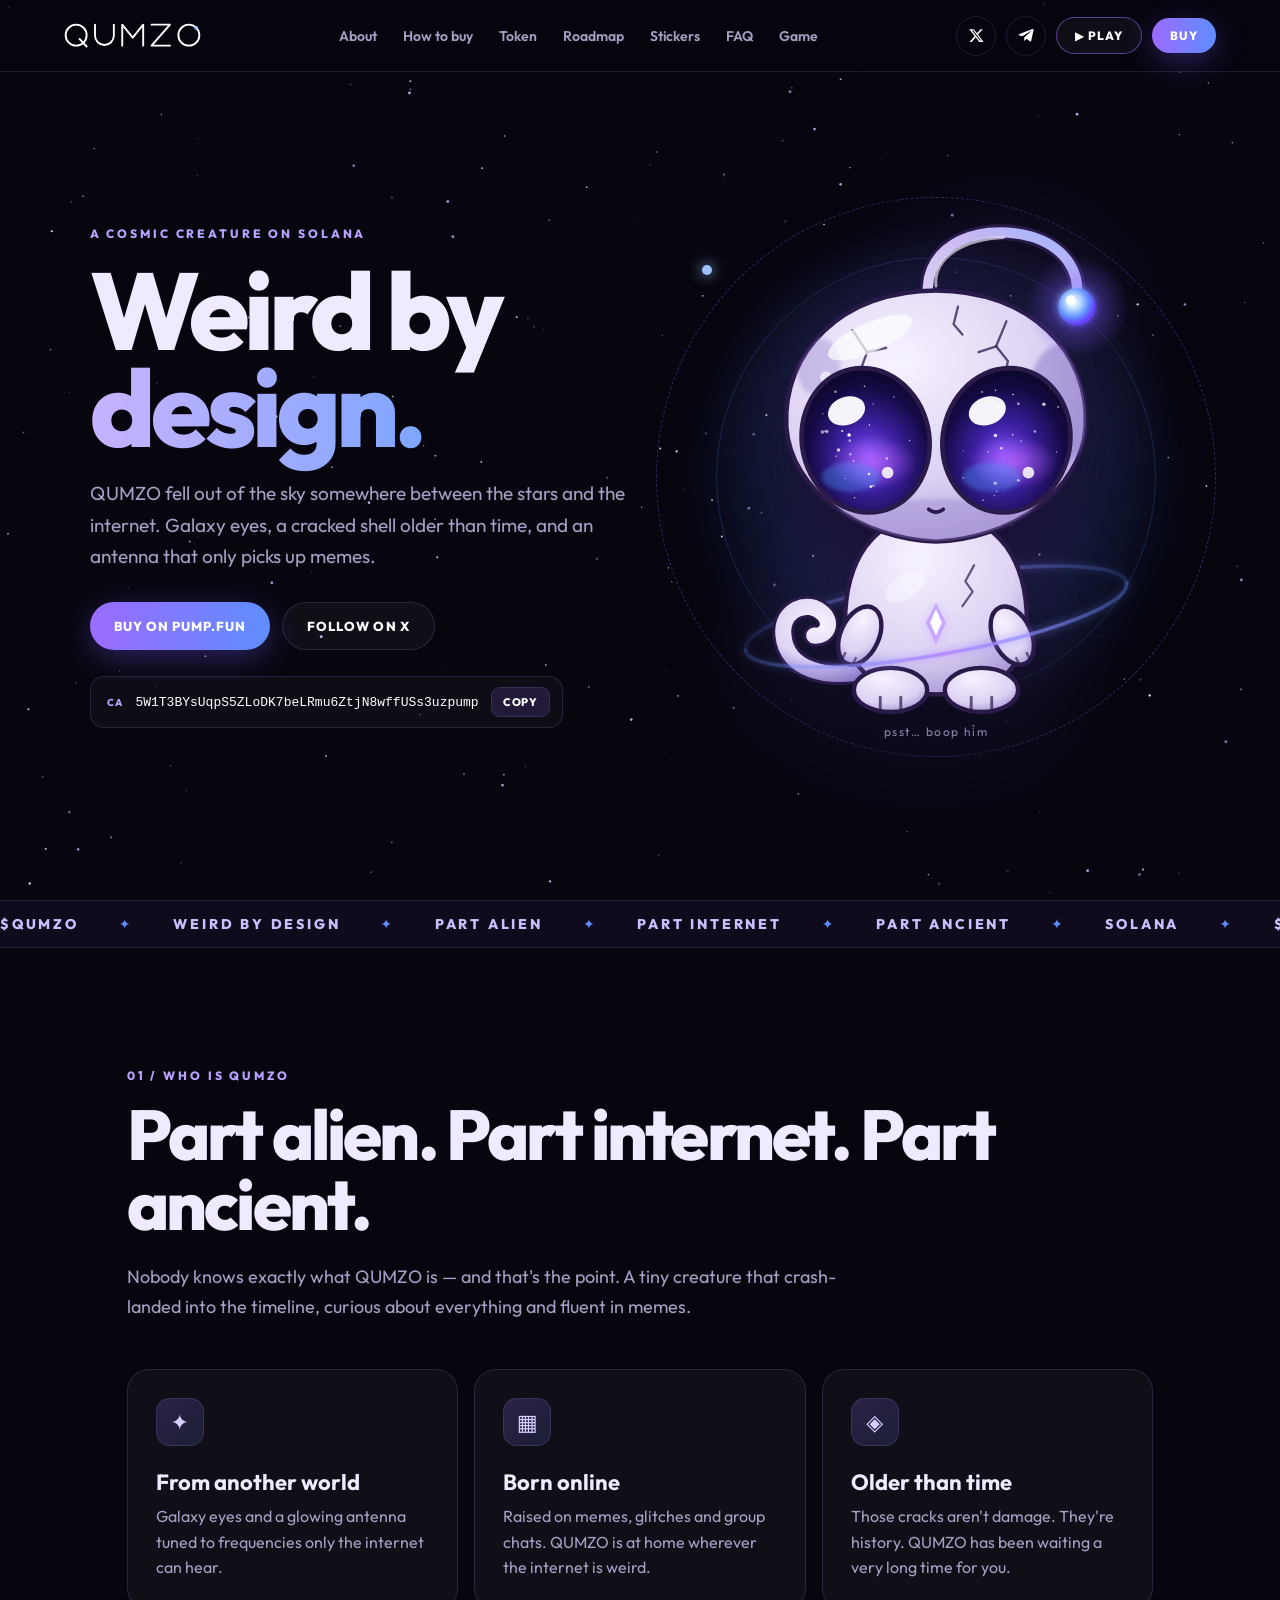
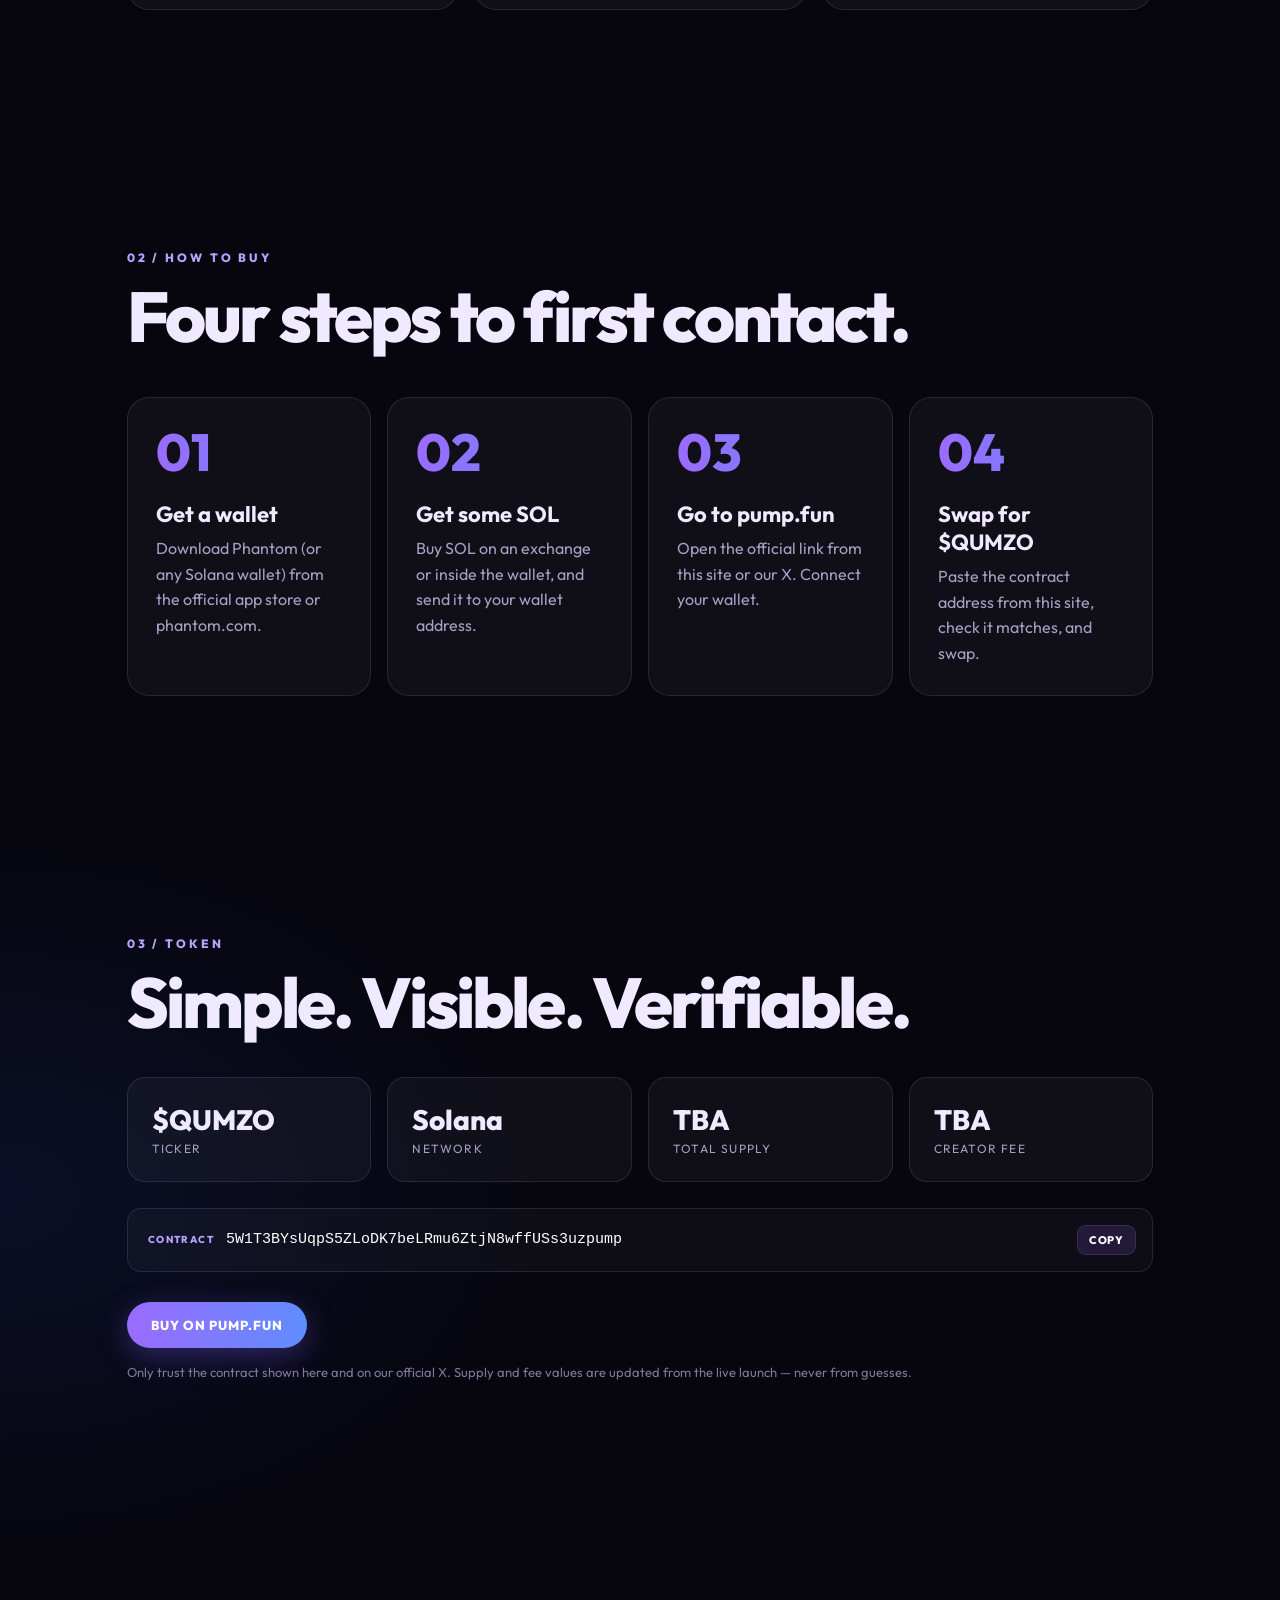
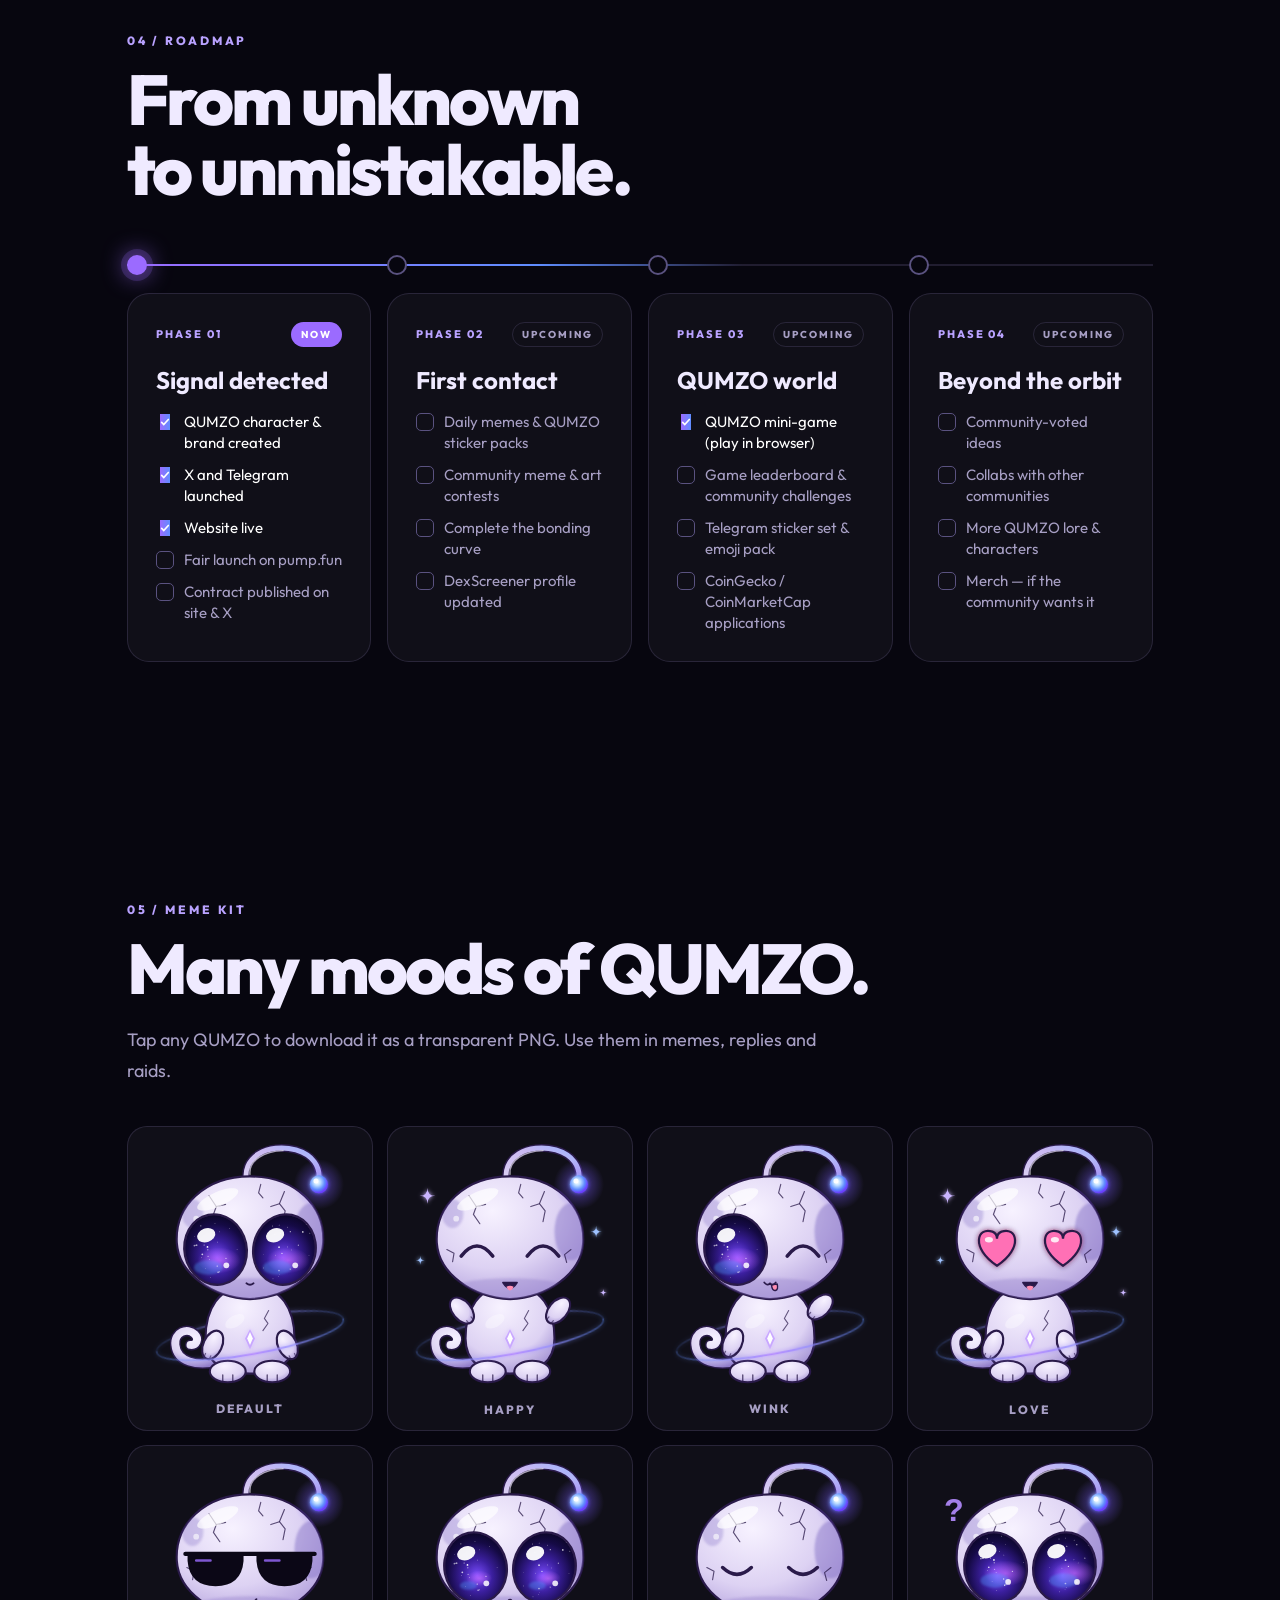
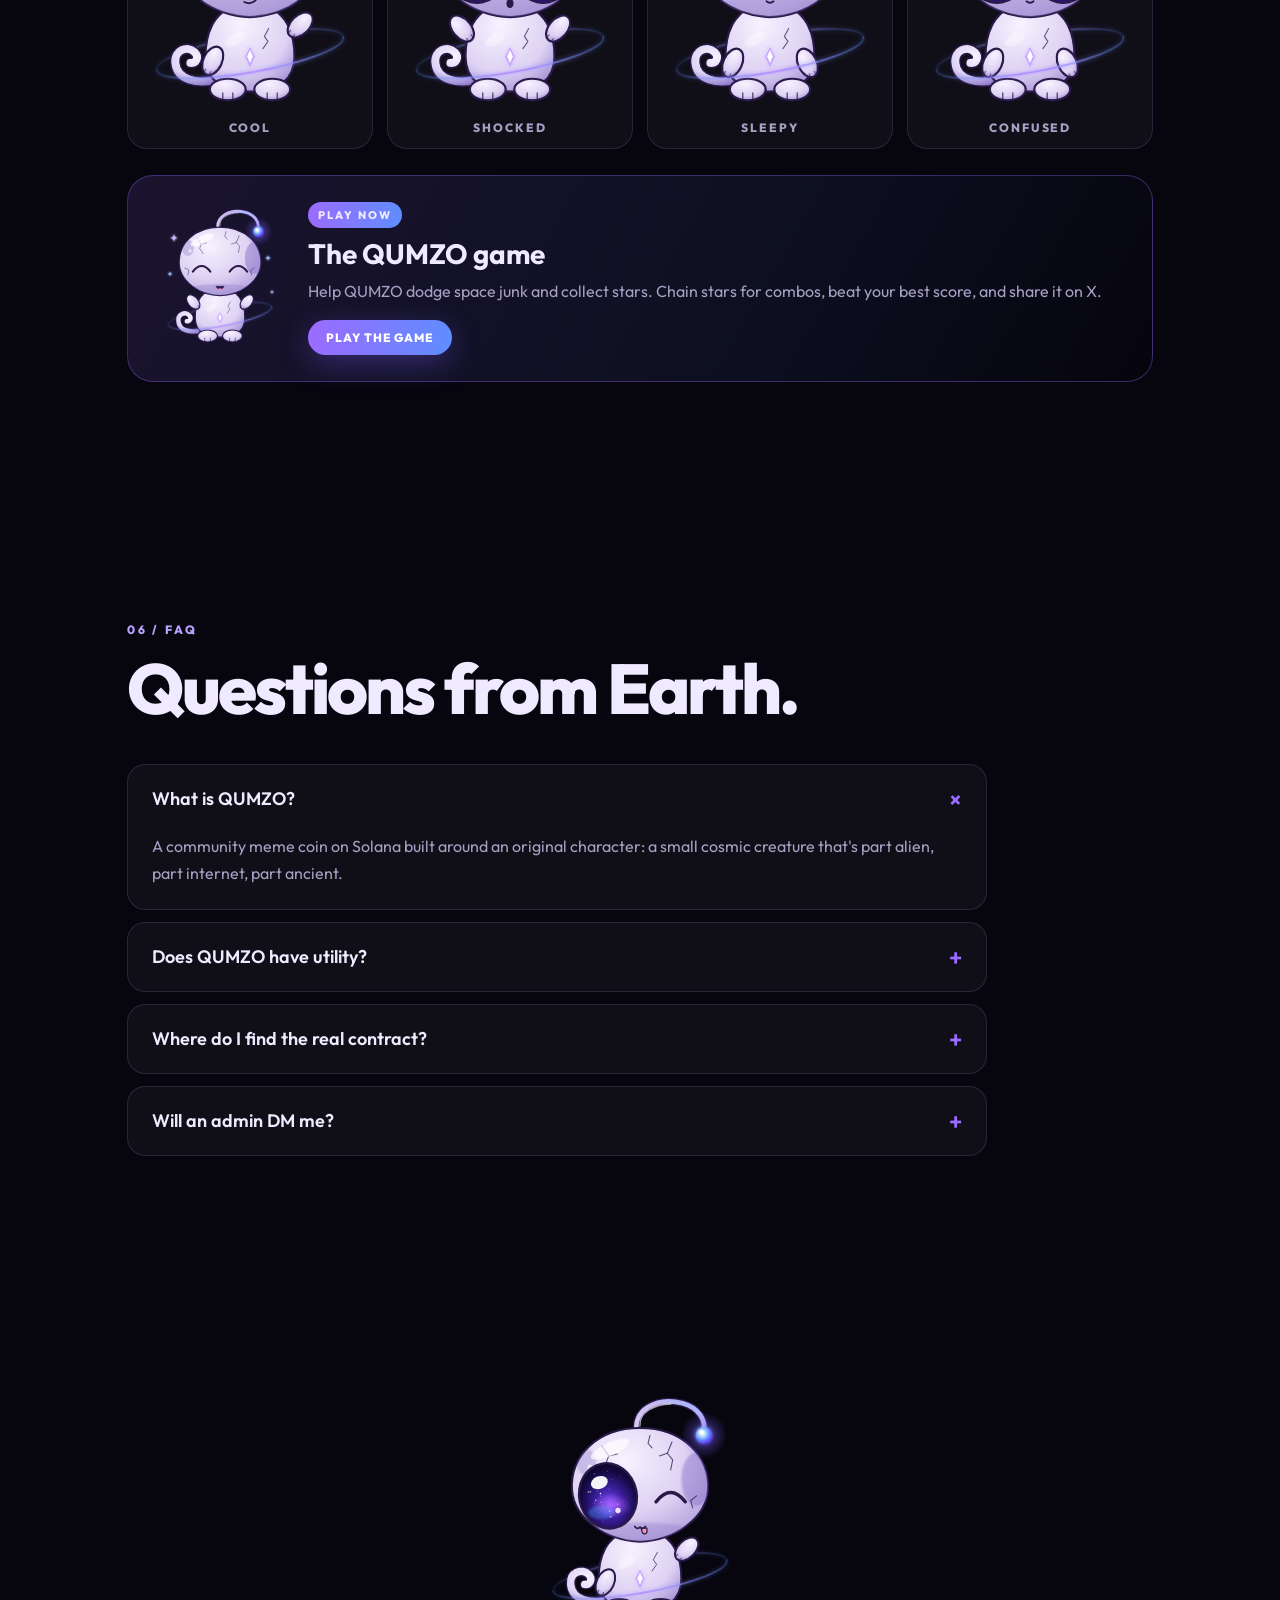
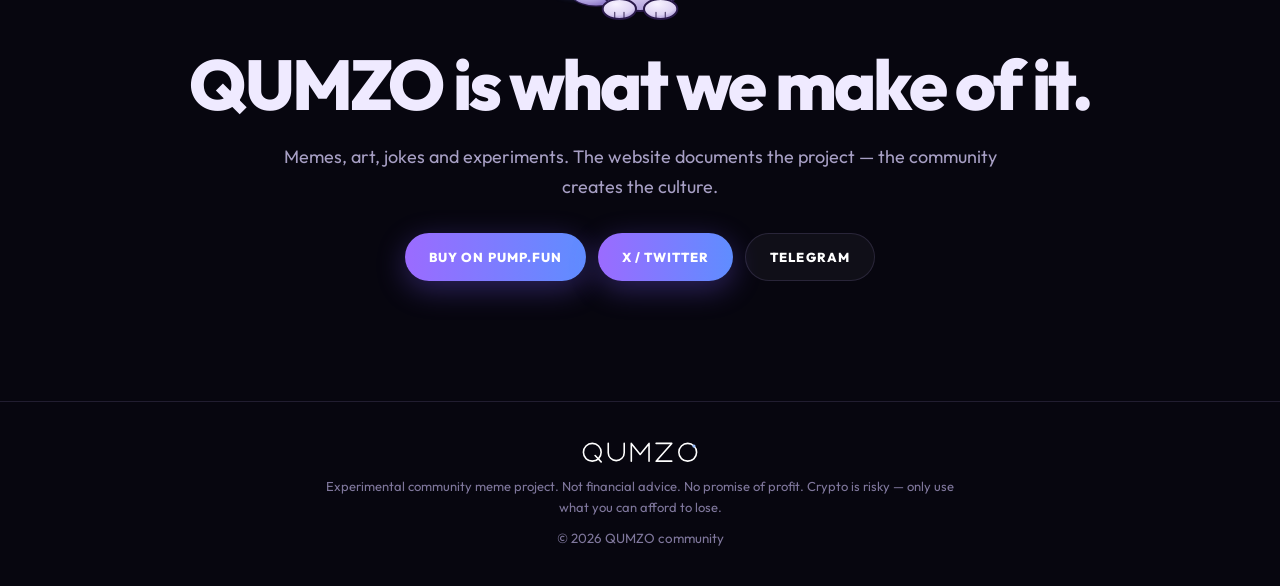
<file: index.html>
<!doctype html>
<html lang="en">
<head>
<meta charset="utf-8">
<meta name="viewport" content="width=device-width,initial-scale=1">
<title>QUMZO — Weird by design.</title>
<meta name="description" content="QUMZO — a cosmic little creature on Solana. Part alien, part internet, part ancient.">
<meta name="theme-color" content="#07060f">
<meta property="og:title" content="QUMZO — Weird by design.">
<meta property="og:description" content="A cosmic little creature on Solana. Part alien, part internet, part ancient.">
<meta property="og:image" content="https://qumzo.vercel.app/qumzo-x-banner.png">
<meta property="og:url" content="https://qumzo.vercel.app/">
<meta name="twitter:card" content="summary_large_image">
<meta name="twitter:site" content="@QUMZOCOIN">
<link rel="icon" href="favicon.svg" type="image/svg+xml">
<link rel="preconnect" href="https://fonts.googleapis.com"><link rel="preconnect" href="https://fonts.gstatic.com" crossorigin>
<link href="https://fonts.googleapis.com/css2?family=Outfit:wght@300;400;600;800&display=swap" rel="stylesheet">
<link rel="stylesheet" href="style.css">
</head>
<body>
<canvas id="stars" aria-hidden="true"></canvas>

<header class="nav">
  <a class="brand" href="#top" aria-label="QUMZO home"><img src="qumzo-wordmark.svg" alt="QUMZO"></a>
  <nav id="menu">
    <a href="#about">About</a><a href="#buy">How to buy</a><a href="#token">Token</a><a href="#roadmap">Roadmap</a><a href="#stickers">Stickers</a><a href="#faq">FAQ</a><a href="game.html">Game</a>
  </nav>
  <div class="nav-right">
    <a class="icon-btn" data-link="x" href="#" target="_blank" rel="noopener" aria-label="X"><svg viewBox="0 0 24 24"><path d="M17.8 3h3.1l-6.8 7.7L22 21h-6.2l-4.9-6.4L5.3 21H2.2l7.2-8.3L1.8 3h6.4l4.4 5.8L17.8 3zm-1.1 16.2h1.7L7.3 4.7H5.5l11.2 14.5z"/></svg></a>
    <a class="icon-btn" data-link="telegram" href="#" target="_blank" rel="noopener" aria-label="Telegram"><svg viewBox="0 0 24 24"><path d="M21.9 4.3 18.7 19.4c-.2 1.1-.9 1.3-1.8.8l-4.9-3.6-2.4 2.3c-.3.3-.5.5-1 .5l.4-5 9.1-8.2c.4-.4-.1-.6-.6-.2L6.2 13.1 1.4 11.6c-1-.3-1.1-1 .2-1.5L20.5 2.9c.9-.3 1.7.2 1.4 1.4z"/></svg></a>
    <a class="btn btn-ghost small play-btn" href="game.html">▶ PLAY</a>
    <a class="btn btn-glow small" data-link="buy" href="#" target="_blank" rel="noopener">BUY</a>
    <button class="burger" id="burger" aria-label="Open menu" aria-expanded="false"><span></span><span></span></button>
  </div>
</header>

<main>
<section id="top" class="hero">
  <div class="hero-copy reveal">
    <div class="eyebrow" data-text="badge"></div>
    <h1 data-html="heroTitle"></h1>
    <p data-text="heroText"></p>
    <div class="actions">
      <a class="btn btn-glow" data-link="buy" href="#" target="_blank" rel="noopener">BUY ON PUMP.FUN</a>
      <a class="btn btn-ghost" data-link="x" href="#" target="_blank" rel="noopener">FOLLOW ON X</a>
    </div>
    <div class="contract">
      <span>CA</span><code class="ca" data-text="contract"></code><button class="copy" type="button">COPY</button>
    </div>
  </div>
  <div class="hero-art reveal">
    <div class="halo"></div>
    <div class="ring r1"></div><div class="ring r2"></div>
    <button id="mascot" class="mascot" type="button" aria-label="Boop QUMZO">
      <img id="mascotImg" src="qumzo-default.svg" alt="QUMZO, a small cosmic alien with galaxy eyes">
    </button>
    <div class="hint">psst… boop him</div>
  </div>
</section>

<div class="ticker" aria-hidden="true"><div class="ticker-track" id="ticker"></div></div>

<section id="about" class="section">
  <div class="eyebrow reveal">01 / WHO IS QUMZO</div>
  <h2 class="reveal" data-text="aboutTitle"></h2>
  <p class="lead reveal" data-text="aboutText"></p>
  <div id="traits" class="cards three"></div>
</section>

<section id="buy" class="section">
  <div class="eyebrow reveal">02 / HOW TO BUY</div>
  <h2 class="reveal">Four steps to first contact.</h2>
  <div id="steps" class="cards four steps"></div>
</section>

<section id="token" class="section">
  <div class="eyebrow reveal">03 / TOKEN</div>
  <h2 class="reveal">Simple. Visible. Verifiable.</h2>
  <div id="tokenGrid" class="stats"></div>
  <div class="contract big reveal">
    <span>CONTRACT</span><code class="ca" data-text="contract"></code><button class="copy" type="button">COPY</button>
  </div>
  <div class="actions reveal">
    <a class="btn btn-glow" data-link="buy" href="#" target="_blank" rel="noopener">BUY ON PUMP.FUN</a>
  </div>
  <p class="fine reveal">Only trust the contract shown here and on our official X. Supply and fee values are updated from the live launch — never from guesses.</p>
</section>

<section id="roadmap" class="section">
  <div class="eyebrow reveal">04 / ROADMAP</div>
  <h2 class="reveal">From unknown<br>to unmistakable.</h2>
  <div id="roadmapGrid" class="timeline"></div>
</section>

<section id="stickers" class="section">
  <div class="eyebrow reveal">05 / MEME KIT</div>
  <h2 class="reveal">Many moods of QUMZO.</h2>
  <p class="lead reveal">Tap any QUMZO to download it as a transparent PNG. Use them in memes, replies and raids.</p>
  <div id="stickerGrid" class="stickers"></div>
  <a class="game reveal" href="game.html">
    <img src="qumzo-happy.svg" alt="">
    <div><div class="tag">PLAY NOW</div><h3 data-text="gameTitle"></h3><p data-text="gameText"></p><span class="btn btn-glow small game-cta">PLAY THE GAME</span></div>
  </a>
</section>

<section id="faq" class="section">
  <div class="eyebrow reveal">06 / FAQ</div>
  <h2 class="reveal">Questions from Earth.</h2>
  <div id="faqList" class="faq"></div>
</section>

<section id="community" class="section community">
  <img class="community-art reveal" src="qumzo-wink.svg" alt="">
  <h2 class="reveal" data-text="communityTitle"></h2>
  <p class="lead reveal" data-text="communityText"></p>
  <div class="actions center reveal">
    <a class="btn btn-glow" data-link="buy" href="#" target="_blank" rel="noopener">BUY ON PUMP.FUN</a>
    <a class="btn btn-glow" data-link="x" href="#" target="_blank" rel="noopener">X / TWITTER</a>
    <a class="btn btn-ghost" data-link="telegram" href="#" target="_blank" rel="noopener">TELEGRAM</a>
    <a class="btn btn-ghost" data-link="chart" href="#" target="_blank" rel="noopener">CHART</a>
  </div>
</section>
</main>

<footer>
  <img src="qumzo-wordmark.svg" alt="QUMZO">
  <p data-text="footerNote"></p>
  <small>© <span id="year"></span> QUMZO community</small>
</footer>

<div id="toast" class="toast" role="status" aria-live="polite"></div>
<script src="config.js"></script>
<script src="script.js"></script>
</body>
</html>
</file>
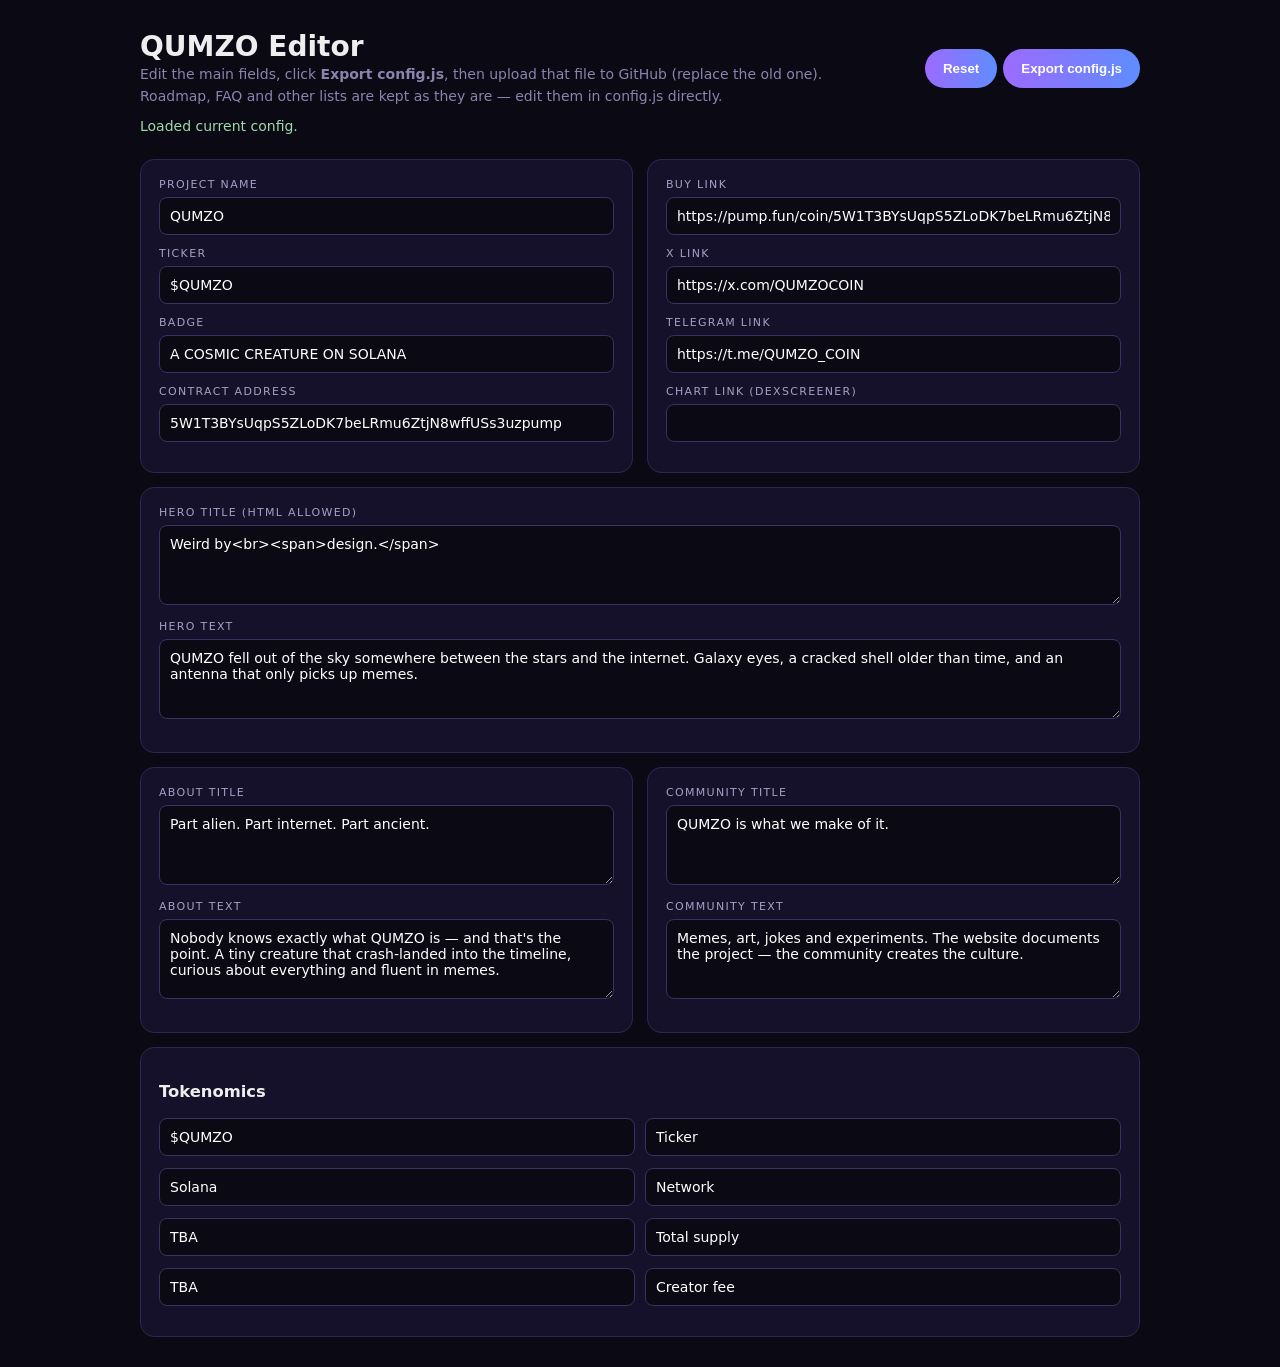
<file: editor.html>
<!doctype html>
<html lang="en"><head><meta charset="utf-8"><meta name="viewport" content="width=device-width,initial-scale=1"><meta name="robots" content="noindex"><title>QUMZO Editor</title>
<style>
body{margin:0;background:#0b0914;color:#eee;font:14px system-ui,Arial,sans-serif}.wrap{max-width:1000px;margin:auto;padding:30px 16px}
.top{display:flex;justify-content:space-between;align-items:center;gap:15px;flex-wrap:wrap}h1{margin:0}
.grid{display:grid;grid-template-columns:1fr 1fr;gap:14px;margin-top:25px}.box{background:#15112a;border:1px solid #2e2650;border-radius:14px;padding:18px}.full{grid-column:1/-1}
label{display:block;color:#a79fc4;font-size:11px;text-transform:uppercase;letter-spacing:.12em;margin-bottom:6px}
input,textarea{width:100%;box-sizing:border-box;background:#0b0914;color:#fff;border:1px solid #3a3160;border-radius:8px;padding:10px;margin-bottom:12px;font:inherit}
textarea{min-height:80px;resize:vertical}button{background:linear-gradient(90deg,#9b6bff,#5f8dff);color:#fff;border:0;border-radius:999px;padding:12px 18px;font-weight:800;cursor:pointer;margin-left:6px}
.hint{color:#8c83ad;line-height:1.6}.status{color:#9fdaaa;margin-top:10px}.row{display:grid;grid-template-columns:1fr 1fr;gap:10px}
@media(max-width:700px){.grid{grid-template-columns:1fr}.full{grid-column:auto}}
</style></head>
<body><div class="wrap">
<div class="top"><div><h1>QUMZO Editor</h1><div class="hint">Edit the main fields, click <b>Export config.js</b>, then upload that file to GitHub (replace the old one).<br>Roadmap, FAQ and other lists are kept as they are — edit them in config.js directly.</div></div>
<div><button onclick="loadConfig()">Reset</button><button onclick="downloadConfig()">Export config.js</button></div></div>
<div id="status" class="status"></div>
<div class="grid">
<div class="box"><label>Project name</label><input id="name"><label>Ticker</label><input id="ticker"><label>Badge</label><input id="badge"><label>Contract address</label><input id="contract"></div>
<div class="box"><label>Buy link</label><input id="buy"><label>X link</label><input id="x"><label>Telegram link</label><input id="telegram"><label>Chart link (DexScreener)</label><input id="chart"></div>
<div class="box full"><label>Hero title (HTML allowed)</label><textarea id="heroTitle"></textarea><label>Hero text</label><textarea id="heroText"></textarea></div>
<div class="box"><label>About title</label><textarea id="aboutTitle"></textarea><label>About text</label><textarea id="aboutText"></textarea></div>
<div class="box"><label>Community title</label><textarea id="communityTitle"></textarea><label>Community text</label><textarea id="communityText"></textarea></div>
<div class="box full"><h3>Tokenomics</h3><div id="tokenomics"></div></div>
</div></div>
<script src="config.js"></script><script>
const $=id=>document.getElementById(id);
const F=["name","ticker","badge","contract","heroTitle","heroText","aboutTitle","aboutText","communityTitle","communityText"];
const L=["buy","x","telegram","chart"];
const q=v=>String(v??"").replace(/&/g,"&amp;").replace(/</g,"&lt;").replace(/"/g,"&quot;");
function loadConfig(){
 F.forEach(k=>$(k).value=PROJECT[k]??"");L.forEach(k=>$(k).value=PROJECT.links[k]??"");
 $("tokenomics").innerHTML=PROJECT.tokenomics.map((r,i)=>`<div class="row"><input id="tv${i}" value="${q(r.value)}"><input id="tl${i}" value="${q(r.label)}"></div>`).join("");
 $("status").textContent="Loaded current config.";
}
function downloadConfig(){
 const p=JSON.parse(JSON.stringify(PROJECT));
 F.forEach(k=>p[k]=$(k).value);L.forEach(k=>p.links[k]=$(k).value);
 p.tokenomics=PROJECT.tokenomics.map((r,i)=>({value:$("tv"+i).value,label:$("tl"+i).value}));
 const text="/* QUMZO PROJECT CONFIG — exported from editor.html */\nconst PROJECT = "+JSON.stringify(p,null,2)+";\n";
 const a=document.createElement("a");a.href=URL.createObjectURL(new Blob([text],{type:"text/javascript"}));a.download="config.js";a.click();URL.revokeObjectURL(a.href);
 $("status").textContent="Exported config.js. Upload it to GitHub to replace the old one.";
}
loadConfig();
</script></body></html>
</file>
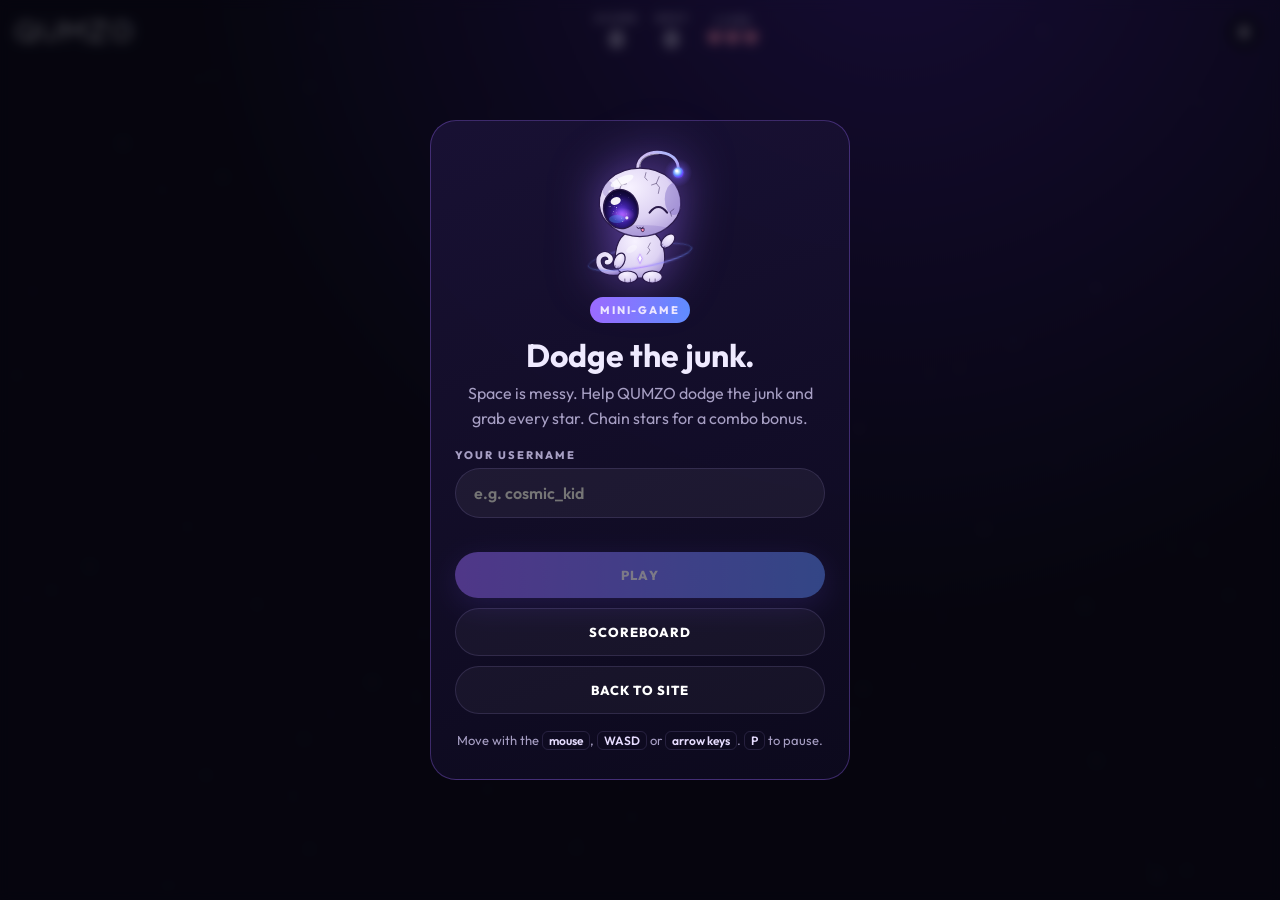
<file: game.html>
<!doctype html>
<html lang="en">
<head>
<meta charset="utf-8">
<meta name="viewport" content="width=device-width,initial-scale=1,maximum-scale=1,user-scalable=no,viewport-fit=cover">
<title>QUMZO Game — Dodge the junk</title>
<meta name="description" content="Help QUMZO dodge space junk and collect stars. A tiny browser game from the QUMZO community.">
<meta name="theme-color" content="#07060f">
<meta property="og:title" content="The QUMZO game">
<meta property="og:description" content="Help QUMZO dodge space junk and collect stars.">
<meta property="og:image" content="https://qumzo.vercel.app/qumzo-x-banner.png">
<meta property="og:url" content="https://qumzo.vercel.app/game.html">
<meta name="twitter:card" content="summary_large_image">
<meta name="twitter:site" content="@QUMZOCOIN">
<link rel="icon" href="favicon.svg" type="image/svg+xml">
<link rel="preconnect" href="https://fonts.googleapis.com"><link rel="preconnect" href="https://fonts.gstatic.com" crossorigin>
<link href="https://fonts.googleapis.com/css2?family=Outfit:wght@300;400;600;800&display=swap" rel="stylesheet">
<style>
:root{--bg:#07060f;--line:rgba(190,170,255,.14);--text:#efeaff;--muted:#a79fc4;--violet:#9b6bff;--blue:#5f8dff;--lilac:#e6dcff;--pink:#ff8fb3;--grad:linear-gradient(90deg,#9b6bff,#5f8dff)}
*{box-sizing:border-box}
html,body{margin:0;height:100%;overflow:hidden;background:var(--bg);color:var(--text);font-family:"Outfit","Segoe UI",system-ui,sans-serif;-webkit-user-select:none;user-select:none;-webkit-tap-highlight-color:transparent}
canvas{position:fixed;inset:0;width:100%;height:100%;display:block;touch-action:none;cursor:crosshair}
.hud{position:fixed;left:0;right:0;top:0;display:flex;align-items:center;justify-content:space-between;gap:12px;padding:calc(12px + env(safe-area-inset-top)) 16px 12px;pointer-events:none;z-index:2}
.hud a,.hud button{pointer-events:auto}
.brand img{height:22px;display:block}
.stats{display:flex;gap:18px;align-items:center;font-weight:800;letter-spacing:.06em}
.stat{display:flex;flex-direction:column;align-items:center;line-height:1}
.stat small{font-size:10px;color:var(--muted);letter-spacing:.18em;margin-bottom:4px}
.stat b{font-size:22px;font-variant-numeric:tabular-nums}
#lives{font-size:18px;color:var(--pink);letter-spacing:2px;min-width:54px;text-align:center}
#combo{position:fixed;left:50%;top:calc(70px + env(safe-area-inset-top));transform:translateX(-50%);font-weight:800;letter-spacing:.14em;font-size:13px;padding:6px 12px;border-radius:999px;background:var(--grad);opacity:0;transition:opacity .2s;pointer-events:none;z-index:2}
.iconbtn{width:40px;height:40px;border-radius:50%;border:1px solid var(--line);background:rgba(7,6,15,.5);color:#fff;font:800 14px Outfit,sans-serif;cursor:pointer;display:grid;place-items:center}
.iconbtn:hover{border-color:var(--violet)}
.overlay{position:fixed;inset:0;display:grid;place-items:center;padding:16px;background:rgba(7,6,15,.55);backdrop-filter:blur(6px);-webkit-backdrop-filter:blur(6px);z-index:3}
.overlay[hidden]{display:none}
.panel{width:min(420px,100%);text-align:center;padding:28px 24px;border-radius:26px;border:1px solid #9b6bff55;background:linear-gradient(160deg,#1a1236ee,#0d0a1fee)}
.panel img{display:block;margin:0 auto 8px;width:120px;height:140px;object-fit:contain;filter:drop-shadow(0 0 24px #9b6bff88)}
.tag{display:inline-block;font-size:11px;font-weight:800;letter-spacing:.18em;padding:6px 10px;border-radius:999px;background:var(--grad)}
h1{font-size:32px;margin:12px 0 6px}
.panel p{color:var(--muted);margin:0 0 18px;line-height:1.55}
.big{font-size:44px;font-weight:800;margin:4px 0;font-variant-numeric:tabular-nums}
.newbest{color:var(--pink);font-weight:800;letter-spacing:.14em;font-size:13px}
.btns{display:flex;flex-direction:column;gap:10px}
.btn{display:inline-flex;align-items:center;justify-content:center;padding:15px 24px;border-radius:999px;text-decoration:none;font:800 13px Outfit,sans-serif;letter-spacing:.08em;cursor:pointer;border:0;color:#fff;transition:transform .2s,box-shadow .2s}
.btn:hover{transform:translateY(-2px)}
.btn-glow{background:var(--grad);box-shadow:0 8px 30px #7a5cff55}
.btn-ghost{background:rgba(255,255,255,.04);border:1px solid var(--line)}
.keys{font-size:13px;color:var(--muted);margin-top:16px;line-height:1.6}
kbd{font:600 12px Outfit,sans-serif;border:1px solid var(--line);border-radius:6px;padding:1px 6px;color:var(--lilac)}
.field{display:flex;flex-direction:column;gap:6px;text-align:left;margin:0 0 12px}
.field label{font-size:11px;font-weight:800;letter-spacing:.18em;color:var(--muted)}
.field input{width:100%;padding:14px 18px;border-radius:999px;border:1px solid var(--line);background:rgba(255,255,255,.05);color:#fff;font:600 16px Outfit,sans-serif;outline:none;-webkit-user-select:text;user-select:text}
.field input:focus{border-color:var(--violet);box-shadow:0 0 0 3px #9b6bff33}
.err{min-height:18px;font-size:13px;color:var(--pink);text-align:left;margin:-4px 0 8px 18px}
.btn:disabled{opacity:.45;cursor:not-allowed;transform:none}
.who{font-size:13px;color:var(--muted);margin:-8px 0 16px}.who b{color:var(--lilac)}
.board{list-style:none;margin:0 0 14px;padding:0;text-align:left;max-height:min(46vh,380px);overflow-y:auto}
.board li{display:grid;grid-template-columns:34px 1fr auto;gap:10px;align-items:center;padding:10px 14px;border-radius:14px;font-weight:600}
.board li:nth-child(odd){background:rgba(255,255,255,.035)}
.board li.me{background:linear-gradient(90deg,#9b6bff33,#5f8dff22);outline:1px solid #9b6bff66}
.board .rk{color:var(--muted);font-weight:800;font-variant-numeric:tabular-nums}
.board li:nth-child(1) .rk{color:var(--pink)}
.board .nm{overflow:hidden;text-overflow:ellipsis;white-space:nowrap}
.board .sc{font-weight:800;font-variant-numeric:tabular-nums}
.board .empty{display:block;text-align:center;color:var(--muted);font-weight:400}
.note{font-size:12px;color:var(--muted);margin:0 0 16px}
@media (max-width:480px){.stats{gap:12px}.stat b{font-size:19px}h1{font-size:28px}.brand img{height:18px}}
</style>
</head>
<body>
<canvas id="game" aria-label="QUMZO game area"></canvas>

<div class="hud">
  <a class="brand" href="index.html" aria-label="Back to the QUMZO website"><img src="qumzo-wordmark.svg" alt="QUMZO"></a>
  <div class="stats">
    <div class="stat"><small>SCORE</small><b id="score">0</b></div>
    <div class="stat"><small>BEST</small><b id="best">0</b></div>
    <div class="stat"><small>LIVES</small><span id="lives">♥♥♥</span></div>
  </div>
  <button class="iconbtn" id="pauseBtn" type="button" aria-label="Pause">II</button>
</div>
<div id="combo"></div>

<div class="overlay" id="startScreen">
  <div class="panel">
    <img src="qumzo-wink.svg" alt="">
    <div class="tag">MINI-GAME</div>
    <h1>Dodge the junk.</h1>
    <p>Space is messy. Help QUMZO dodge the junk and grab every star. Chain stars for a combo bonus.</p>
    <form id="nameForm" novalidate>
      <div class="field">
        <label for="nameInput">YOUR USERNAME</label>
        <input id="nameInput" name="username" type="text" maxlength="16" autocomplete="nickname" autocapitalize="off" spellcheck="false" placeholder="e.g. cosmic_kid" required>
      </div>
      <div class="err" id="nameErr" role="alert"></div>
      <div class="btns">
        <button class="btn btn-glow" id="playBtn" type="submit" disabled>PLAY</button>
        <button class="btn btn-ghost" data-board type="button">SCOREBOARD</button>
        <a class="btn btn-ghost" href="index.html">BACK TO SITE</a>
      </div>
    </form>
    <div class="keys" id="howto">Move: drag your finger anywhere on screen.</div>
  </div>
</div>

<div class="overlay" id="pauseScreen" hidden>
  <div class="panel">
    <img src="qumzo-sleepy.svg" alt="">
    <h1>Paused</h1>
    <p>QUMZO is taking a tiny nap.</p>
    <div class="btns">
      <button class="btn btn-glow" id="resumeBtn" type="button">RESUME</button>
      <button class="btn btn-ghost" id="quitBtn" type="button">QUIT</button>
    </div>
  </div>
</div>

<div class="overlay" id="overScreen" hidden>
  <div class="panel">
    <img src="qumzo-confused.svg" alt="">
    <div class="tag">GAME OVER</div>
    <div class="big" id="finalScore">0</div>
    <div class="newbest" id="newBest" hidden>NEW BEST!</div>
    <p id="overText">Best: 0</p>
    <div class="who">Playing as <b id="overName"></b> · <span id="overRank"></span></div>
    <div class="btns">
      <button class="btn btn-glow" id="againBtn" type="button">PLAY AGAIN</button>
      <button class="btn btn-ghost" data-board type="button">SCOREBOARD</button>
      <a class="btn btn-ghost" id="shareBtn" href="#" target="_blank" rel="noopener">SHARE ON X</a>
      <button class="btn btn-ghost" id="changeName" type="button">CHANGE NAME</button>
      <a class="btn btn-ghost" href="index.html">BACK TO SITE</a>
    </div>
  </div>
</div>

<div class="overlay" id="boardScreen" hidden>
  <div class="panel">
    <div class="tag">SCOREBOARD</div>
    <h1>Top QUMZO pilots</h1>
    <p class="note" id="boardNote">Best score per username, saved on this device.</p>
    <ol class="board" id="boardList"></ol>
    <div class="btns"><button class="btn btn-glow" id="boardBack" type="button">BACK</button></div>
  </div>
</div>

<script>
(function () {
  "use strict";
  const $ = id => document.getElementById(id);
  const cv = $("game"), ctx = cv.getContext("2d");
  const MOODS = ["default", "happy", "wink", "love", "cool", "shocked", "sleepy", "confused"];
  const NAME_KEY = "qumzo-game-name";

  // ---------- storage (may be blocked) ----------
  function loadName() { try { return localStorage.getItem(NAME_KEY) || ""; } catch (e) { return ""; } }
  function saveName(v) { try { localStorage.setItem(NAME_KEY, v); } catch (e) {} }

  // ---------- scoreboard ----------
  // Global leaderboard via /api/scores (see api/scores.js). If the API is
  // unreachable or not configured yet, it falls back to this device's board.
  // Local board: each username's best score, stored on this device.
  const LocalBoard = (() => {
    const KEY = "qumzo-game-scores", MAX = 100;
    const read = () => { try { const a = JSON.parse(localStorage.getItem(KEY) || "[]"); return Array.isArray(a) ? a : []; } catch (e) { return []; } };
    const write = a => { try { localStorage.setItem(KEY, JSON.stringify(a)); } catch (e) {} };
    const sort = a => a.sort((x, y) => y.score - x.score || x.at - y.at);
    let mem = read(); // fallback if storage is blocked
    return {
      async submit(name, score) {
        const all = read().length ? read() : mem;
        const id = name.toLowerCase();
        const cur = all.find(e => e.id === id);
        let improved = false;
        if (!cur) { all.push({ id, name, score, at: Date.now() }); improved = true; }
        else if (score > cur.score) { cur.score = score; cur.name = name; cur.at = Date.now(); improved = true; }
        sort(all); all.length = Math.min(all.length, MAX);
        mem = all; write(all);
        const rank = all.findIndex(e => e.id === id) + 1;
        return { improved, best: (all.find(e => e.id === id) || { score }).score, rank };
      },
      async top(n) { const all = read().length ? read() : mem; return sort(all).slice(0, n); },
      async bestFor(name) { const all = read().length ? read() : mem; const e = all.find(x => x.id === name.toLowerCase()); return e ? e.score : 0; }
    };
  })();

  const Scoreboard = (() => {
    const API = "/api/scores";
    let runToken = null;
    let mode = "local"; // becomes "global" once the API answers
    async function call(method, body, query) {
      const r = await fetch(API + (query || ""), {
        method, cache: "no-store",
        headers: body ? { "Content-Type": "application/json" } : undefined,
        body: body ? JSON.stringify(body) : undefined
      });
      const j = await r.json().catch(() => ({}));
      if (!r.ok || !j.ok) throw new Error(j.error || "http_" + r.status);
      mode = "global";
      return j;
    }
    return {
      get mode() { return mode; },
      // call when a run begins; the server needs this token to accept the score
      startRun() { runToken = null; call("POST", { action: "start" }).then(j => { runToken = j.token; }).catch(() => { mode = "local"; }); },
      async submit(name, score) {
        const local = await LocalBoard.submit(name, score);
        const token = runToken; runToken = null;
        if (!token) return local;
        try { const j = await call("POST", { action: "submit", token, name, score }); return { improved: j.improved, best: j.best, rank: j.rank }; }
        catch (e) { return local; }
      },
      async top(n) {
        try { const j = await call("GET", null, "?limit=" + n); return j.top; }
        catch (e) { mode = "local"; return LocalBoard.top(n); }
      },
      async bestFor(name) {
        const local = await LocalBoard.bestFor(name);
        try { const j = await call("GET", null, "?limit=1&name=" + encodeURIComponent(name)); return Math.max(local, j.me ? j.me.score : 0); }
        catch (e) { return local; }
      }
    };
  })();

  // ---------- sizing ----------
  let W = 0, H = 0, DPR = 1, unit = 0;
  const sprites = {};         // mood -> pre-rendered canvas
  const images = {};          // mood -> Image
  const SPRITE_RATIO = 700 / 600;
  let qW = 80, qH = 93;

  function renderSprites() {
    for (const m of MOODS) {
      const img = images[m];
      if (!img || !img.complete || !img.naturalWidth) continue;
      const c = document.createElement("canvas");
      c.width = Math.round(qW * DPR); c.height = Math.round(qH * DPR);
      c.getContext("2d").drawImage(img, 0, 0, c.width, c.height);
      sprites[m] = c;
    }
  }
  function resize() {
    DPR = Math.min(window.devicePixelRatio || 1, 2);
    W = window.innerWidth; H = window.innerHeight;
    cv.width = Math.round(W * DPR); cv.height = Math.round(H * DPR);
    ctx.setTransform(DPR, 0, 0, DPR, 0, 0);
    unit = Math.min(W, H);
    qW = Math.max(60, Math.min(110, unit * 0.15)); qH = qW * SPRITE_RATIO;
    renderSprites();
    if (player) { player.x = clamp(player.x, qW / 2, W - qW / 2); player.y = clamp(player.y, qH / 2 + 60, H - qH / 2); }
    makeBgStars();
  }
  for (const m of MOODS) {
    const img = new Image();
    img.onload = renderSprites;
    img.src = "qumzo-" + m + ".svg";
    images[m] = img;
  }

  // ---------- helpers ----------
  const clamp = (v, a, b) => Math.max(a, Math.min(b, v));
  const rand = (a, b) => a + Math.random() * (b - a);
  const pick = arr => arr[(Math.random() * arr.length) | 0];

  // ---------- background ----------
  let bg = [];
  function makeBgStars() {
    const n = Math.round((W * H) / 5000);
    bg = Array.from({ length: n }, () => ({ x: Math.random() * W, y: Math.random() * H, z: rand(0.2, 1), t: Math.random() * 6 }));
  }
  function drawBg(dt, speed) {
    const g = ctx.createRadialGradient(W * 0.7, -H * 0.1, 0, W * 0.7, -H * 0.1, Math.max(W, H));
    g.addColorStop(0, "#2a1560"); g.addColorStop(0.55, "#07060f");
    ctx.fillStyle = g; ctx.fillRect(0, 0, W, H);
    for (const s of bg) {
      s.y += speed * s.z * 0.25 * dt;
      s.t += dt;
      if (s.y > H) { s.y = -2; s.x = Math.random() * W; }
      ctx.globalAlpha = (0.35 + 0.35 * Math.sin(s.t * 2)) * s.z + 0.15;
      ctx.fillStyle = s.z > 0.8 ? "#e6dcff" : "#9fb4ff";
      const r = s.z * 1.6;
      ctx.fillRect(s.x, s.y, r, r * (1 + speed * 0.002 * s.z));
    }
    ctx.globalAlpha = 1;
  }

  // ---------- game state ----------
  let state = "start"; // start | play | pause | over
  let player = null, junk = [], stars = [], parts = [], floats = [];
  let score = 0, best = 0, playerName = "", lives = 3, time = 0, combo = 0, comboTimer = 0;
  let spawnJ = 0, spawnS = 0, invuln = 0, shake = 0;
  let mood = "default", moodTimer = 0;
  const keys = {};

  function setMood(m, t) { mood = m; moodTimer = t || 0; }
  function reset() {
    player = { x: W / 2, y: H * 0.78, tx: W / 2, ty: H * 0.78, vx: 0, tilt: 0 };
    junk = []; stars = []; parts = []; floats = [];
    score = 0; lives = 3; time = 0; combo = 0; comboTimer = 0;
    spawnJ = 0.6; spawnS = 1.2; invuln = 1.2; shake = 0;
    setMood("wink", 1);
    updateHud();
  }
  function difficulty() { return Math.min(1, time / 90); } // 0 → 1 over 90 s
  function fallSpeed() { return unit * (0.38 + 0.75 * difficulty()); }

  // ---------- spawning ----------
  const JUNK_TYPES = ["rock", "rock", "rock", "panel", "bolt", "can"];
  function spawnJunk() {
    const type = pick(JUNK_TYPES);
    const size = unit * (type === "rock" ? rand(0.045, 0.085) : rand(0.04, 0.06));
    const j = { type, x: rand(size, W - size), y: -size * 2, r: size, vy: fallSpeed() * rand(0.8, 1.25), vx: rand(-0.08, 0.08) * unit, rot: Math.random() * 6.28, vr: rand(-2.5, 2.5), near: false };
    if (type === "rock") {
      j.pts = Array.from({ length: 9 }, (_, i) => { const a = i / 9 * Math.PI * 2; const d = rand(0.75, 1.1); return [Math.cos(a) * d, Math.sin(a) * d]; });
      j.craters = Array.from({ length: 3 }, () => [rand(-0.45, 0.45), rand(-0.45, 0.45), rand(0.12, 0.22)]);
    }
    junk.push(j);
  }
  function spawnStar() {
    const big = Math.random() < 0.1;
    const r = unit * (big ? 0.04 : 0.028);
    stars.push({ x: rand(r * 2, W - r * 2), y: -r * 2, r, big, vy: fallSpeed() * rand(0.6, 0.85), t: Math.random() * 6, vx: rand(-0.04, 0.04) * unit });
  }

  // ---------- particles ----------
  function burst(x, y, colors, n, spd) {
    for (let i = 0; i < n; i++) {
      const a = Math.random() * Math.PI * 2, s = rand(0.3, 1) * spd;
      parts.push({ x, y, vx: Math.cos(a) * s, vy: Math.sin(a) * s, life: rand(0.4, 0.9), max: 0.9, c: pick(colors), r: rand(1.5, 3.5) });
    }
  }
  function floatText(x, y, text, color) { floats.push({ x, y, text, color, life: 0.9 }); }

  // ---------- update ----------
  function update(dt) {
    time += dt;
    const d = difficulty();

    // input → target
    const kx = (keys.ArrowRight || keys.KeyD ? 1 : 0) - (keys.ArrowLeft || keys.KeyA ? 1 : 0);
    const ky = (keys.ArrowDown || keys.KeyS ? 1 : 0) - (keys.ArrowUp || keys.KeyW ? 1 : 0);
    if (kx || ky) {
      const sp = unit * 1.15;
      const len = Math.hypot(kx, ky) || 1;
      player.tx += kx / len * sp * dt; player.ty += ky / len * sp * dt;
    }
    const minY = qH / 2 + 64, maxY = H - qH / 2 - 8;
    player.tx = clamp(player.tx, qW / 2, W - qW / 2);
    player.ty = clamp(player.ty, minY, maxY);
    const k = 1 - Math.pow(0.0005, dt); // smooth follow
    const px = player.x;
    player.x += (player.tx - player.x) * k;
    player.y += (player.ty - player.y) * k;
    player.vx = (player.x - px) / Math.max(dt, 1e-3);
    player.tilt += (clamp(player.vx / (unit * 3), -0.35, 0.35) - player.tilt) * Math.min(1, dt * 10);

    // spawn
    spawnJ -= dt; spawnS -= dt;
    if (spawnJ <= 0) { spawnJunk(); if (Math.random() < d * 0.35) spawnJunk(); spawnJ = rand(0.55, 0.95) * (1 - 0.6 * d); }
    if (spawnS <= 0) { spawnStar(); spawnS = rand(0.7, 1.3); }

    // player hitbox: circle around the body
    const hx = player.x, hy = player.y + qH * 0.08, hr = qW * 0.3;

    for (let i = junk.length - 1; i >= 0; i--) {
      const j = junk[i];
      j.y += j.vy * dt; j.x += j.vx * dt; j.rot += j.vr * dt;
      if (j.x < j.r || j.x > W - j.r) j.vx *= -1;
      const dist = Math.hypot(j.x - hx, j.y - hy);
      if (invuln <= 0 && dist < hr + j.r * 0.8) { hit(j); junk.splice(i, 1); continue; }
      if (!j.near && invuln <= 0 && dist < hr + j.r * 1.9 && j.y > hy) { j.near = true; if (mood === "default") setMood("shocked", 0.45); }
      if (j.y > H + j.r * 2) junk.splice(i, 1);
    }
    for (let i = stars.length - 1; i >= 0; i--) {
      const s = stars[i];
      s.y += s.vy * dt; s.x += s.vx * dt; s.t += dt;
      if (Math.hypot(s.x - hx, s.y - hy) < hr + s.r * 1.3) { collect(s); stars.splice(i, 1); continue; }
      if (s.y > H + s.r * 2) { stars.splice(i, 1); }
    }

    // passive score: 1 per second alive
    score += dt; // fractional, displayed floored

    if (comboTimer > 0) { comboTimer -= dt; if (comboTimer <= 0) combo = 0; }
    if (invuln > 0) invuln -= dt;
    if (moodTimer > 0) { moodTimer -= dt; if (moodTimer <= 0) mood = baseMood(); }
    else mood = baseMood();
    if (shake > 0) shake = Math.max(0, shake - dt * 30);

    updateParts(dt);
    updateHud();
  }
  function baseMood() { if (combo >= 8) return "love"; if (difficulty() > 0.6) return "cool"; return "default"; }
  function mult() { return 1 + Math.min(4, Math.floor(combo / 4)); }

  function collect(s) {
    combo++; comboTimer = 2.2;
    const pts = (s.big ? 50 : 10) * mult();
    score += pts;
    burst(s.x, s.y, s.big ? ["#ff8fb3", "#ffffff", "#e6dcff"] : ["#e6dcff", "#9fb4ff", "#ffffff"], s.big ? 26 : 14, unit * 0.5);
    floatText(s.x, s.y, "+" + pts, s.big ? "#ff8fb3" : "#e6dcff");
    setMood(s.big ? "love" : "happy", 0.6);
    beep(s.big ? 880 : 660, 0.08, "triangle", 0.05);
  }
  function hit(j) {
    lives--; combo = 0; comboTimer = 0;
    invuln = 1.6; shake = 12;
    burst(j.x, j.y, ["#9b6bff", "#5f8dff", "#a79fc4", "#ffffff"], 22, unit * 0.6);
    setMood("shocked", 1.1);
    beep(140, 0.22, "sawtooth", 0.06);
    try { if (navigator.vibrate) navigator.vibrate(80); } catch (e) {}
    if (lives <= 0) gameOver();
  }

  function updateParts(dt) {
    for (let i = parts.length - 1; i >= 0; i--) {
      const p = parts[i];
      p.x += p.vx * dt; p.y += p.vy * dt; p.vx *= 0.96; p.vy *= 0.96; p.life -= dt;
      if (p.life <= 0) parts.splice(i, 1);
    }
    for (let i = floats.length - 1; i >= 0; i--) {
      const f = floats[i]; f.y -= unit * 0.12 * dt; f.life -= dt;
      if (f.life <= 0) floats.splice(i, 1);
    }
  }

  // ---------- drawing ----------
  function drawJunk(j) {
    ctx.save(); ctx.translate(j.x, j.y); ctx.rotate(j.rot);
    const r = j.r;
    if (j.type === "rock") {
      ctx.beginPath();
      j.pts.forEach(([x, y], i) => i ? ctx.lineTo(x * r, y * r) : ctx.moveTo(x * r, y * r));
      ctx.closePath();
      const g = ctx.createRadialGradient(-r * 0.3, -r * 0.3, r * 0.1, 0, 0, r * 1.1);
      g.addColorStop(0, "#6e6390"); g.addColorStop(1, "#2b2442");
      ctx.fillStyle = g; ctx.fill();
      ctx.strokeStyle = "#9b6bff66"; ctx.lineWidth = 1.5; ctx.stroke();
      ctx.fillStyle = "#1e1932";
      for (const [cx, cy, cr] of j.craters) { ctx.beginPath(); ctx.arc(cx * r, cy * r, cr * r, 0, 6.29); ctx.fill(); }
    } else if (j.type === "panel") {
      ctx.fillStyle = "#1c2a5c"; ctx.strokeStyle = "#5f8dff"; ctx.lineWidth = 1.5;
      ctx.fillRect(-r, -r * 0.55, r * 2, r * 1.1); ctx.strokeRect(-r, -r * 0.55, r * 2, r * 1.1);
      ctx.beginPath();
      for (let i = 1; i < 4; i++) { ctx.moveTo(-r + i * r / 2, -r * 0.55); ctx.lineTo(-r + i * r / 2, r * 0.55); }
      ctx.moveTo(-r, 0); ctx.lineTo(r, 0);
      ctx.strokeStyle = "#5f8dff88"; ctx.stroke();
      ctx.fillStyle = "#a79fc4"; ctx.fillRect(-r * 0.12, r * 0.55, r * 0.24, r * 0.4);
    } else if (j.type === "bolt") {
      ctx.fillStyle = "#8c86a6";
      ctx.fillRect(-r * 0.22, -r * 0.2, r * 0.44, r * 1.1);
      ctx.beginPath();
      for (let i = 0; i < 6; i++) { const a = i / 6 * Math.PI * 2; ctx.lineTo(Math.cos(a) * r * 0.55, -r * 0.35 + Math.sin(a) * r * 0.55); }
      ctx.closePath(); ctx.fillStyle = "#b9b3d1"; ctx.fill();
      ctx.strokeStyle = "#5c5677"; ctx.lineWidth = 1.5;
      for (let y = 0.1; y < 0.9; y += 0.2) { ctx.beginPath(); ctx.moveTo(-r * 0.22, r * y); ctx.lineTo(r * 0.22, r * (y + 0.1)); ctx.stroke(); }
    } else { // can
      ctx.fillStyle = "#ff8fb3"; ctx.fillRect(-r * 0.45, -r * 0.8, r * 0.9, r * 1.6);
      ctx.fillStyle = "#c8c2de"; ctx.fillRect(-r * 0.45, -r * 0.8, r * 0.9, r * 0.18); ctx.fillRect(-r * 0.45, r * 0.62, r * 0.9, r * 0.18);
      ctx.fillStyle = "#07060f88"; ctx.fillRect(-r * 0.45, -r * 0.2, r * 0.9, r * 0.3);
    }
    ctx.restore();
  }
  function starPath(r, inner) {
    ctx.beginPath();
    for (let i = 0; i < 10; i++) { const a = -Math.PI / 2 + i * Math.PI / 5; const d = i % 2 ? r * inner : r; ctx.lineTo(Math.cos(a) * d, Math.sin(a) * d); }
    ctx.closePath();
  }
  function drawStar(s) {
    ctx.save(); ctx.translate(s.x, s.y); ctx.rotate(Math.sin(s.t * 2) * 0.3);
    const pulse = 1 + Math.sin(s.t * 6) * 0.08;
    const glow = ctx.createRadialGradient(0, 0, 0, 0, 0, s.r * 2.4);
    glow.addColorStop(0, s.big ? "#ff8fb366" : "#5f8dff55"); glow.addColorStop(1, "transparent");
    ctx.fillStyle = glow; ctx.fillRect(-s.r * 2.4, -s.r * 2.4, s.r * 4.8, s.r * 4.8);
    starPath(s.r * pulse, 0.45);
    ctx.fillStyle = s.big ? "#ff8fb3" : "#e6dcff"; ctx.fill();
    starPath(s.r * pulse * 0.5, 0.45); ctx.fillStyle = "#ffffff"; ctx.fill();
    ctx.restore();
  }
  function drawPlayer() {
    if (invuln > 0 && state === "play" && Math.floor(invuln * 12) % 2 === 0) return; // blink
    const spr = sprites[mood] || sprites.default;
    const bob = Math.sin(performance.now() / 260) * 3;
    ctx.save(); ctx.translate(player.x, player.y + bob); ctx.rotate(player.tilt);
    const g = ctx.createRadialGradient(0, qH * 0.1, 0, 0, qH * 0.1, qW * 0.9);
    g.addColorStop(0, "#9b6bff44"); g.addColorStop(1, "transparent");
    ctx.fillStyle = g; ctx.fillRect(-qW, -qH * 0.8, qW * 2, qH * 1.8);
    if (spr) ctx.drawImage(spr, -qW / 2, -qH / 2, qW, qH);
    else { ctx.fillStyle = "#e6dcff"; ctx.beginPath(); ctx.arc(0, 0, qW * 0.35, 0, 6.29); ctx.fill(); }
    ctx.restore();
  }
  function draw() {
    ctx.save();
    if (shake > 0) ctx.translate(rand(-shake, shake), rand(-shake, shake));
    stars.forEach(drawStar);
    junk.forEach(drawJunk);
    if (player) drawPlayer();
    for (const p of parts) { ctx.globalAlpha = clamp(p.life / p.max, 0, 1); ctx.fillStyle = p.c; ctx.beginPath(); ctx.arc(p.x, p.y, p.r, 0, 6.29); ctx.fill(); }
    ctx.globalAlpha = 1;
    ctx.textAlign = "center"; ctx.font = "800 18px Outfit, sans-serif";
    for (const f of floats) { ctx.globalAlpha = clamp(f.life / 0.9, 0, 1); ctx.fillStyle = f.color; ctx.fillText(f.text, f.x, f.y); }
    ctx.globalAlpha = 1;
    ctx.restore();
  }

  // ---------- HUD ----------
  const scoreEl = $("score"), bestEl = $("best"), livesEl = $("lives"), comboEl = $("combo");
  let lastHud = "";
  function updateHud() {
    const s = Math.floor(score), b = Math.max(best, s);
    const key = s + "|" + b + "|" + lives + "|" + combo;
    if (key === lastHud) return; lastHud = key;
    scoreEl.textContent = s; bestEl.textContent = b;
    livesEl.textContent = "♥".repeat(Math.max(0, lives)) + "♡".repeat(Math.max(0, 3 - lives));
    if (mult() > 1) { comboEl.textContent = "COMBO x" + mult(); comboEl.style.opacity = 1; } else comboEl.style.opacity = 0;
  }
  bestEl.textContent = best;

  // ---------- flow ----------
  function show(id) { ["startScreen", "pauseScreen", "overScreen", "boardScreen"].forEach(s => { $(s).hidden = s !== id; }); }
  function start() { if (!playerName) { state = "start"; show("startScreen"); nameInput.focus(); return; } ensureAudio(); reset(); Scoreboard.startRun(); state = "play"; show(null); }
  function pause() { if (state !== "play") return; state = "pause"; show("pauseScreen"); }
  function resume() { if (state !== "pause") return; state = "play"; show(null); last = performance.now(); }
  function gameOver() {
    state = "over";
    const s = Math.floor(score);
    const isBest = s > best;
    if (isBest) best = s;
    $("finalScore").textContent = s;
    $("newBest").hidden = !isBest;
    $("overText").textContent = "Best: " + best;
    $("overName").textContent = playerName;
    $("overRank").textContent = "";
    Scoreboard.submit(playerName, s).then(r => { best = Math.max(best, r.best); $("overText").textContent = "Best: " + best; $("overRank").textContent = "rank #" + r.rank; }).catch(() => {});
    const text = `I scored ${s} in the QUMZO game 👽✨ Can you beat me?`;
    $("shareBtn").href = "https://x.com/intent/post?text=" + encodeURIComponent(text) + "&url=" + encodeURIComponent("https://qumzo.vercel.app/game.html") + "&via=QUMZOCOIN";
    comboEl.style.opacity = 0;
    setTimeout(() => { if (state === "over") show("overScreen"); }, 650);
  }
  // ---------- username ----------
  const nameInput = $("nameInput"), nameErr = $("nameErr"), playBtn = $("playBtn");
  const NAME_RE = /^[A-Za-z0-9_.\- ]{2,16}$/;
  function checkName(showErr) {
    const v = nameInput.value.trim().replace(/\s+/g, " ");
    let msg = "";
    if (v.length < 2) msg = "At least 2 characters.";
    else if (!NAME_RE.test(v)) msg = "Letters, numbers, spaces, _ - . only.";
    playBtn.disabled = !!msg;
    nameErr.textContent = showErr ? msg : "";
    return msg ? "" : v;
  }
  nameInput.value = loadName();
  checkName(false);
  nameInput.addEventListener("input", () => checkName(nameInput.value.length > 0));
  $("nameForm").addEventListener("submit", async e => {
    e.preventDefault();
    const v = checkName(true);
    if (!v) { nameInput.focus(); return; }
    playerName = v; saveName(v);
    nameInput.blur();
    best = await Scoreboard.bestFor(v).catch(() => 0);
    bestEl.textContent = best; lastHud = "";
    start();
  });
  $("changeName").onclick = () => { state = "start"; show("startScreen"); nameInput.focus(); nameInput.select(); };

  // ---------- scoreboard screen ----------
  let boardReturn = "startScreen";
  async function openBoard() {
    boardReturn = !$("overScreen").hidden ? "overScreen" : "startScreen";
    const list = $("boardList");
    list.textContent = "";
    const rows = await Scoreboard.top(10).catch(() => []);
    $("boardNote").textContent = Scoreboard.mode === "global" ? "Best score per username, worldwide." : "Best score per username, saved on this device.";
    if (!rows.length) { const li = document.createElement("li"); li.className = "empty"; li.textContent = "No scores yet — be the first!"; list.appendChild(li); }
    const me = (playerName || nameInput.value.trim()).toLowerCase();
    rows.forEach((r, i) => {
      const li = document.createElement("li");
      if (r.id === me) li.className = "me";
      [["rk", "#" + (i + 1)], ["nm", r.name], ["sc", r.score]].forEach(([c, t]) => { const sp = document.createElement("span"); sp.className = c; sp.textContent = t; li.appendChild(sp); });
      list.appendChild(li);
    });
    show("boardScreen");
  }
  document.querySelectorAll("[data-board]").forEach(b => b.onclick = openBoard);
  $("boardBack").onclick = () => show(boardReturn);

  $("againBtn").onclick = start;
  $("resumeBtn").onclick = resume;
  $("quitBtn").onclick = () => { state = "start"; show("startScreen"); checkName(false); };
  $("pauseBtn").onclick = () => (state === "play" ? pause() : resume());
  document.addEventListener("visibilitychange", () => { if (document.hidden) pause(); });
  window.addEventListener("blur", pause);

  // ---------- input ----------
  window.addEventListener("keydown", e => {
    if (e.target && e.target.tagName === "INPUT") return; // typing a username
    keys[e.code] = true;
    if (["ArrowUp", "ArrowDown", "ArrowLeft", "ArrowRight", "Space"].includes(e.code)) e.preventDefault();
    if (e.code === "Space" || e.code === "Enter") {
      if (state === "start" && !$("startScreen").hidden) $("nameForm").requestSubmit();
      else if (state === "over" && !$("overScreen").hidden) start();
      else if (state === "pause") resume();
    }
    if (e.code === "KeyP" || e.code === "Escape") { state === "play" ? pause() : resume(); }
  });
  window.addEventListener("keyup", e => { keys[e.code] = false; });

  // mouse: QUMZO follows the cursor. touch/pen: relative drag, so the finger never covers him.
  let drag = null;
  cv.addEventListener("pointerdown", e => {
    if (state !== "play" || !player) return;
    if (e.pointerType !== "mouse") { drag = { id: e.pointerId, x: e.clientX, y: e.clientY }; cv.setPointerCapture(e.pointerId); }
  });
  cv.addEventListener("pointermove", e => {
    if (state !== "play" || !player) return;
    if (e.pointerType === "mouse") { player.tx = e.clientX; player.ty = e.clientY; return; }
    if (!drag || drag.id !== e.pointerId) return;
    const sens = 1.5;
    player.tx = clamp(player.tx + (e.clientX - drag.x) * sens, qW / 2, W - qW / 2);
    player.ty = clamp(player.ty + (e.clientY - drag.y) * sens, qH / 2 + 64, H - qH / 2 - 8);
    drag.x = e.clientX; drag.y = e.clientY;
  });
  const endDrag = e => { if (drag && drag.id === e.pointerId) drag = null; };
  cv.addEventListener("pointerup", endDrag);
  cv.addEventListener("pointercancel", endDrag);

  if (window.matchMedia("(hover: hover) and (pointer: fine)").matches) {
    $("howto").innerHTML = "Move with the <kbd>mouse</kbd>, <kbd>WASD</kbd> or <kbd>arrow keys</kbd>. <kbd>P</kbd> to pause.";
  }

  // ---------- sound (tiny, generated) ----------
  let actx = null;
  function ensureAudio() {
    try { if (!actx) actx = new (window.AudioContext || window.webkitAudioContext)(); if (actx.state === "suspended") actx.resume(); } catch (e) { actx = null; }
  }
  function beep(freq, dur, type, vol) {
    if (!actx) return;
    try {
      const o = actx.createOscillator(), g = actx.createGain();
      o.type = type; o.frequency.value = freq;
      o.frequency.exponentialRampToValueAtTime(freq * (type === "sawtooth" ? 0.5 : 1.5), actx.currentTime + dur);
      g.gain.value = vol; g.gain.exponentialRampToValueAtTime(0.0001, actx.currentTime + dur);
      o.connect(g).connect(actx.destination); o.start(); o.stop(actx.currentTime + dur);
    } catch (e) {}
  }

  // ---------- loop ----------
  let last = performance.now();
  function frame(now) {
    const dt = Math.min(0.05, (now - last) / 1000); last = now;
    const speed = state === "play" ? fallSpeed() : unit * 0.3;
    if (state === "play") update(dt);
    else if (state === "over") updateParts(dt);
    drawBg(state === "pause" ? 0 : dt, speed);
    if (state !== "start") draw();
    requestAnimationFrame(frame);
  }

  resize();
  window.addEventListener("resize", resize);
  requestAnimationFrame(frame);
})();
</script>
</body>
</html>
</file>
<file: style.css>
:root{
  --bg:#07060f; --bg2:#0f0b20; --card:rgba(255,255,255,.04); --line:rgba(190,170,255,.14);
  --text:#efeaff; --muted:#a79fc4; --violet:#9b6bff; --blue:#5f8dff; --lilac:#e6dcff; --pink:#ff8fb3;
  --grad:linear-gradient(90deg,#9b6bff,#5f8dff);
  --radius:22px;
}
*{box-sizing:border-box}
html{scroll-behavior:smooth;overflow-x:clip}
body{margin:0;background:radial-gradient(1200px 700px at 75% -10%,#2a1560 0,transparent 60%),radial-gradient(900px 600px at 0% 40%,#132a6a44 0,transparent 60%),var(--bg);color:var(--text);font-family:"Outfit","Segoe UI",system-ui,sans-serif;overflow-x:hidden}
img{max-width:100%}
a{color:inherit}
#stars{position:fixed;inset:0;width:100%;height:100%;z-index:-1;pointer-events:none}

/* NAV */
.nav{position:sticky;top:0;z-index:50;height:72px;padding:0 5%;display:flex;align-items:center;justify-content:space-between;gap:20px;background:rgba(7,6,15,.65);backdrop-filter:blur(16px);border-bottom:1px solid var(--line)}
.brand img{height:26px;display:block}
.nav nav{display:flex;gap:26px}
.nav nav a{color:var(--muted);text-decoration:none;font-size:14px;font-weight:600;transition:color .2s}
.nav nav a:hover{color:#fff}
.nav-right{display:flex;align-items:center;gap:10px}
.icon-btn{width:40px;height:40px;border-radius:50%;display:grid;place-items:center;border:1px solid var(--line);transition:.2s}
.icon-btn svg{width:17px;height:17px;fill:#fff}
.icon-btn:hover{border-color:var(--violet);box-shadow:0 0 18px #9b6bff66}
.burger{display:none;width:42px;height:42px;border:1px solid var(--line);background:none;border-radius:12px;cursor:pointer;position:relative}
.burger span{position:absolute;left:11px;right:11px;height:2px;background:#fff;border-radius:2px;transition:.25s}
.burger span:first-child{top:16px}.burger span:last-child{top:24px}
.burger[aria-expanded=true] span:first-child{top:20px;transform:rotate(45deg)}
.burger[aria-expanded=true] span:last-child{top:20px;transform:rotate(-45deg)}

/* BUTTONS */
.btn{display:inline-flex;align-items:center;justify-content:center;padding:15px 24px;border-radius:999px;text-decoration:none;font-size:13px;font-weight:800;letter-spacing:.08em;cursor:pointer;transition:transform .2s,box-shadow .2s,border-color .2s;border:0}
.btn:hover{transform:translateY(-2px)}
.btn-glow{background:var(--grad);color:#fff;box-shadow:0 8px 30px #7a5cff55}
.btn-glow:hover{box-shadow:0 10px 40px #7a5cffaa}
.btn-ghost{background:rgba(255,255,255,.04);color:#fff;border:1px solid var(--line)}
.btn-ghost:hover{border-color:var(--violet)}
.btn.small{padding:10px 18px;font-size:12px}
.play-btn{border-color:#9b6bff88;white-space:nowrap}
.play-btn:hover{box-shadow:0 0 18px #9b6bff66}

/* HERO */
.hero{min-height:calc(100vh - 72px);display:grid;grid-template-columns:1.05fr .95fr;align-items:center;gap:30px;padding:6vh 7% 8vh;max-width:1400px;margin:auto}
.eyebrow{font-size:12px;font-weight:800;letter-spacing:.24em;color:#b9a2ff}
.hero h1{font-size:clamp(58px,8.5vw,124px);line-height:.9;letter-spacing:-.045em;margin:20px 0 22px;font-weight:800}
.hero h1 span{background:linear-gradient(90deg,#c8b2ff,#7fa6ff);-webkit-background-clip:text;background-clip:text;color:transparent}
.hero p{max-width:560px;color:var(--muted);font-size:19px;line-height:1.65;margin:0}
.actions{display:flex;flex-wrap:wrap;gap:12px;margin-top:30px}
.actions.center{justify-content:center}
.contract{display:flex;align-items:center;gap:12px;margin-top:26px;width:max-content;max-width:100%;padding:10px 12px 10px 16px;border:1px solid var(--line);border-radius:14px;background:rgba(255,255,255,.03)}
.contract span{font-size:10px;font-weight:800;letter-spacing:.14em;color:#b9a2ff}
.hero-copy{min-width:0}
.contract code{font-size:13px;color:#fff;overflow:hidden;text-overflow:ellipsis;white-space:nowrap;min-width:0}
.copy{border:1px solid var(--line);background:rgba(155,107,255,.15);color:#fff;border-radius:9px;padding:7px 11px;font:800 11px "Outfit",sans-serif;letter-spacing:.08em;cursor:pointer;flex:none}
.copy:hover{background:rgba(155,107,255,.35)}
.contract.big{margin:26px 0 0;width:100%;padding:16px 16px 16px 20px}
.contract.big code{font-size:15px;flex:1}

.hero-art{position:relative;display:grid;place-items:center;min-height:560px}
.halo{position:absolute;width:min(46vw,520px);aspect-ratio:1;border-radius:50%;background:radial-gradient(circle,#8a4dff66 0,#3d7bff22 45%,transparent 70%);filter:blur(10px)}
.ring{position:absolute;border-radius:50%;border:1px solid #9b6bff55}
.ring.r1{width:min(48vw,560px);aspect-ratio:1;border-style:dashed;animation:spin 60s linear infinite}
.ring.r2{width:min(38vw,440px);aspect-ratio:1;border-color:#5f8dff33;animation:spin 40s linear infinite reverse}
.ring.r1:after{content:"";position:absolute;top:12%;left:8%;width:10px;height:10px;border-radius:50%;background:#9fc2ff;box-shadow:0 0 14px #9fc2ff}
.mascot{position:relative;background:none;border:0;padding:0;cursor:pointer;animation:float 5s ease-in-out infinite;-webkit-tap-highlight-color:transparent}
.mascot img{width:min(36vw,440px);display:block;filter:drop-shadow(0 30px 40px #000a) drop-shadow(0 0 40px #7a5cff44);transition:transform .15s}
.mascot:active img,.mascot.boop img{transform:scale(.93,1.06)}
.hint{position:absolute;bottom:18px;font-size:12px;color:#8c83ad;letter-spacing:.12em}
@keyframes float{0%,100%{transform:translateY(0)}50%{transform:translateY(-16px)}}
@keyframes spin{to{transform:rotate(360deg)}}

/* TICKER */
.ticker{overflow:hidden;border-block:1px solid var(--line);background:rgba(155,107,255,.06);padding:14px 0}
.ticker-track{display:flex;gap:40px;width:max-content;animation:marquee 30s linear infinite;font-weight:800;letter-spacing:.2em;font-size:14px;color:#cdbfff;white-space:nowrap}
.ticker-track b{color:var(--blue)}
@keyframes marquee{to{transform:translateX(-50%)}}

/* SECTIONS */
.section{max-width:1180px;margin:auto;padding:120px 6%}
.section h2{font-size:clamp(38px,5.5vw,72px);line-height:1;letter-spacing:-.04em;margin:16px 0 22px;font-weight:800}
.lead{max-width:720px;color:var(--muted);font-size:18px;line-height:1.7;margin:0}
.cards{display:grid;gap:16px;margin-top:46px}
.cards.three{grid-template-columns:repeat(3,1fr)}
.cards.four{grid-template-columns:repeat(4,1fr)}
.card{background:var(--card);border:1px solid var(--line);border-radius:var(--radius);padding:28px;position:relative;overflow:hidden;transition:transform .25s,border-color .25s}
.card:hover{transform:translateY(-4px);border-color:#9b6bff66}
.card .ico{width:48px;height:48px;border-radius:14px;display:grid;place-items:center;font-size:22px;background:linear-gradient(135deg,#9b6bff33,#5f8dff22);border:1px solid var(--line);color:#d9ccff}
.card h3{font-size:22px;margin:22px 0 8px}
.card p{color:var(--muted);line-height:1.6;margin:0}
.steps .num{font-size:52px;font-weight:800;line-height:1;background:var(--grad);-webkit-background-clip:text;background-clip:text;color:transparent}

.stats{display:grid;grid-template-columns:repeat(4,1fr);gap:16px;margin-top:40px}
.stats div{background:var(--card);border:1px solid var(--line);border-radius:18px;padding:24px}
.stats strong{display:block;font-size:28px;font-weight:800}
.stats span{font-size:12px;color:var(--muted);letter-spacing:.1em;text-transform:uppercase}
.fine{font-size:13px;color:#7f779c;margin-top:16px}

/* ROADMAP */
.timeline{display:grid;grid-template-columns:repeat(4,1fr);gap:16px;margin-top:50px;position:relative}
.timeline:before{content:"";position:absolute;left:0;right:0;top:9px;height:2px;background:linear-gradient(90deg,var(--violet),var(--blue) 40%,var(--line) 60%)}
.phase{position:relative;padding-top:38px}
.phase .dot{position:absolute;top:0;left:0;width:20px;height:20px;border-radius:50%;background:var(--bg);border:2px solid #5a5280}
.phase.now .dot{border-color:var(--violet);background:var(--violet);box-shadow:0 0 0 6px #9b6bff33,0 0 24px var(--violet);animation:pulse 2s infinite}
.phase.done .dot{border-color:var(--blue);background:var(--blue)}
@keyframes pulse{50%{box-shadow:0 0 0 12px #9b6bff00,0 0 24px var(--violet)}}
.phase .card{height:100%}
.phase .label{white-space:nowrap;gap:8px;display:flex;justify-content:space-between;align-items:center;font-size:11px;font-weight:800;letter-spacing:.18em;color:#b9a2ff}
.pill{font-size:10px;padding:5px 9px;border-radius:999px;border:1px solid var(--line);color:var(--muted)}
.now .pill{background:var(--violet);color:#fff;border-color:transparent}
.done .pill{background:var(--blue);color:#fff;border-color:transparent}
.phase h3{margin:18px 0 16px;font-size:24px}
.phase ul{list-style:none;padding:0;margin:0;display:grid;gap:11px}
.phase li{display:flex;gap:10px;color:var(--muted);font-size:15px;line-height:1.4}
.phase li:before{content:"";flex:none;width:16px;height:16px;margin-top:2px;border-radius:5px;border:1.5px solid #5a5280}
.phase li.ok{color:#fff}
.phase li.ok:before{background:var(--grad) center/10px no-repeat;border-color:transparent;background-image:url("data:image/svg+xml,%3Csvg xmlns='http://www.w3.org/2000/svg' viewBox='0 0 12 12'%3E%3Cpath d='M2 6.5l2.5 2.5L10 3' fill='none' stroke='white' stroke-width='2' stroke-linecap='round'/%3E%3C/svg%3E"),var(--grad)}

/* STICKERS */
.stickers{display:grid;grid-template-columns:repeat(4,1fr);gap:14px;margin-top:40px}
.sticker{background:var(--card);border:1px solid var(--line);border-radius:20px;padding:14px 14px 12px;text-align:center;text-decoration:none;transition:.25s}
.sticker img{width:100%;aspect-ratio:6/7;object-fit:contain;transition:transform .25s}
.sticker span{font-size:12px;font-weight:800;letter-spacing:.16em;color:var(--muted)}
.sticker:hover{border-color:#9b6bff88;background:rgba(155,107,255,.08)}
.sticker:hover img{transform:scale(1.07) rotate(-3deg)}
.game{margin-top:26px;display:flex;text-decoration:none;color:inherit;transition:border-color .2s,box-shadow .2s,transform .2s;align-items:center;gap:28px;padding:26px 32px;border-radius:26px;border:1px solid #9b6bff55;background:linear-gradient(120deg,#9b6bff22,#5f8dff14 60%,transparent)}
.game img{width:120px;flex:none}
.game h3{font-size:28px;margin:8px 0}
.game p{color:var(--muted);margin:0;line-height:1.6}
.game:hover{border-color:var(--violet);box-shadow:0 10px 40px #7a5cff44;transform:translateY(-2px)}
.game-cta{margin-top:16px}
.tag{display:inline-block;font-size:11px;font-weight:800;letter-spacing:.18em;padding:6px 10px;border-radius:999px;background:var(--grad)}

/* FAQ */
.faq{margin-top:40px;display:grid;gap:12px;max-width:860px}
.faq details{background:var(--card);border:1px solid var(--line);border-radius:18px;padding:0 24px}
.faq summary{cursor:pointer;list-style:none;padding:22px 0;font-weight:600;font-size:18px;display:flex;justify-content:space-between;gap:20px}
.faq summary::-webkit-details-marker{display:none}
.faq summary:after{content:"+";font-size:24px;line-height:1;color:var(--violet);transition:transform .2s}
.faq details[open] summary:after{transform:rotate(45deg)}
.faq p{color:var(--muted);line-height:1.7;margin:0 0 22px}

/* COMMUNITY */
.community{text-align:center}
.community .lead{margin:auto}
.community-art{width:200px;animation:float 5s ease-in-out infinite}

footer{border-top:1px solid var(--line);padding:40px 6%;display:grid;gap:12px;justify-items:center;text-align:center;color:#7f779c}
footer img{height:22px}
footer p{max-width:640px;font-size:13px;line-height:1.6;margin:0}

.toast{position:fixed;left:50%;bottom:26px;transform:translate(-50%,120px);background:#1a1233;border:1px solid var(--violet);padding:12px 18px;border-radius:12px;font-weight:600;transition:transform .3s,opacity .3s;z-index:99;opacity:0;pointer-events:none}
.toast.show{transform:translate(-50%,0);opacity:1}

/* reveal on scroll */
.reveal{opacity:0;transform:translateY(24px);transition:opacity .7s ease,transform .7s ease}
.reveal.in{opacity:1;transform:none}
@media (prefers-reduced-motion:reduce){*{animation:none!important;transition:none!important}.reveal{opacity:1;transform:none}}

/* RESPONSIVE */
@media(max-width:1000px){
  .timeline{grid-template-columns:1fr 1fr}.timeline:before{display:none}
  .cards.four,.stickers{grid-template-columns:1fr 1fr}
  .stats{grid-template-columns:1fr 1fr}
}
@media(max-width:860px){
  .burger{display:block}
  .nav .icon-btn{display:none}
  .nav nav{position:fixed;top:72px;left:0;right:0;flex-direction:column;gap:0;background:rgba(7,6,15,.97);border-bottom:1px solid var(--line);padding:8px 6% 20px;transform:translateY(-130%);transition:transform .3s;z-index:-1}
  .nav nav.open{transform:none}
  .nav nav a{padding:16px 0;font-size:18px;border-bottom:1px solid var(--line)}
  .hero{grid-template-columns:1fr;padding:30px 6% 70px;min-height:auto;text-align:center}
  .hero p{margin:auto}
  .hero .actions{justify-content:center}
  .hero .contract{margin-inline:auto}
  .hero-art{order:-1;min-height:360px}
  .mascot img{width:270px}
  .halo{width:340px}.ring.r1{width:350px}.ring.r2{width:290px}
  .hint{bottom:0}
  .cards.three{grid-template-columns:1fr}
  .section{padding:80px 6%}
  .game{flex-direction:column;text-align:center;padding:26px}
}
@media(max-width:560px){
  .nav .btn.small{padding:10px 13px}
  .nav-right{gap:8px}
  .timeline,.cards.four{grid-template-columns:1fr}
  .stickers{grid-template-columns:1fr 1fr;gap:10px}
  .stats{grid-template-columns:1fr 1fr}
  .stats strong{font-size:22px}
  .btn{padding:14px 20px}
  .hero .actions .btn{flex:1}
  .contract.big code{font-size:12px}
}
</file>
